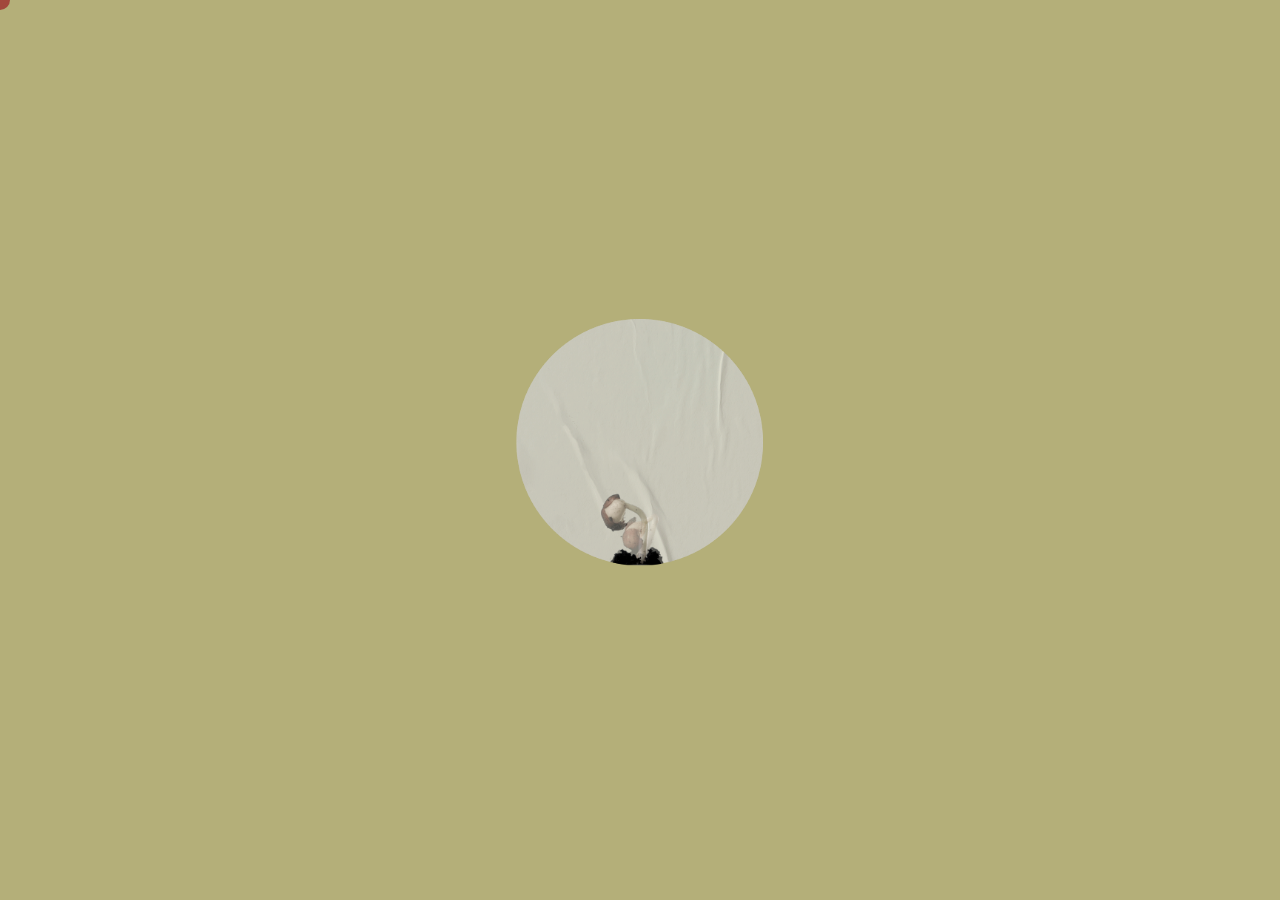
<file: index.html>
<!DOCTYPE html>
<html lang="es">
  <!-- head -->
  <head>
    <meta charset="UTF-8" />
    <meta name="viewport" content="width=device-width, initial-scale=1.0" />
    <meta http-equiv="X-UA-Compatible" content="ie=edge" />
    <title>
      Web Journey | Cómo hacer crecer una idea para que se convierta en web
    </title>

    <!-- CSS -->
    <link rel="stylesheet" href="assets/css/style.css" />

    <!-- Favicon -->
    <link
      rel="icon"
      type="image/svg"
      href="/assets/media/webjourney-favicon.svg"
    />
  </head>
  <!-- /head -->

  <!-- body -->

  <!-- header -->
  <!-- Menú de Navegación -->
  <header>
    <div class="header-wrap">
      <a href="index.html"
        ><div class="logo green-cursor">
          <p class="logo-text">liliguinot</p>
        </div></a
      >
    </div>
  </header>
  <!-- /header -->

  <body>
    <!-- Intro -->
    <div class="intro">
      <figure>
        <img
          src="assets/media/webjourney-intro-planta-1.png"
          alt="Semilla 1"
          class="intro-plant"
        />
        <img
          src="assets/media/webjourney-intro-planta-2.png"
          alt="Semilla 2"
          class="intro-plant"
        />
        <img
          src="assets/media/webjourney-intro-planta-3.png"
          alt="Semilla 3"
          class="intro-plant"
        />
        <img
          src="assets/media/webjourney-intro-planta-4.png"
          alt="Semilla 4"
          class="intro-plant"
        />
        <img
          src="assets/media/webjourney-intro-planta-5.png"
          alt="Semilla 5"
          class="intro-plant"
        />
      </figure>
    </div>
    <!-- Página de Inicio -->
    <section class="main-wrap">
      <div class="wrap home-wrap">
        <div class="home-content">
          <h1 class="color--red">Un nuevo proyecto está por brotar</h1>
          <p>
            <span class="color--red">WEB JOURNEY |</span> Descubre el proceso
            que debe seguir una idea para dejar de ser una pequeña semilla y
            convertirse un frondoso sitio web.
          </p>
        </div>
        <figure class="home-image">
          <div class="collage-circle home-circle"></div>
          <img
            src="assets/media/webjourney-Sansevieria.png"
            alt="Sansevieria"
            class="sanse"
          />
          <img
            src="assets/media/webjourney-Laptop.png"
            alt="Laptop"
            class="laptop"
          />
          <img
            src="assets/media/webjourney-Helecho.png"
            alt="Helecho"
            class="hel"
          />
          <img
            src="assets/media/webjourney-Monstera.png"
            alt="Monstera"
            class="mons"
          />
          <img
            src="assets/media/webjourney-Lechuga.png"
            alt="Lechuga"
            class="let"
          />
          <img
            src="assets/media/webjourney-Pothos.png"
            alt="Pothos"
            class="pothos"
          />
        </figure>
        <div class="home-button green-cursor">
          <form action="webjourney.html">
            <button>
              <div class="button-text button-home-text">
                ¡Que empiece la siembra!
              </div>
              <div class="button-text button-home-text">
                ¡Que empiece la siembra!
              </div>
            </button>
          </form>
        </div>
      </div>
    </section>

    <!-- footer -->
    <footer>
      <small
        >Un sitio web de Lili Guinot &copy; <span id="year"></span> | Todos los
        derechos reservados. |
        <a href="https://liliguinot.com/aviso-legal/" target="_blank"
          ><span>Legal</span></a
        >
        |
        <a href="https://liliguinot.com/politica-de-privacidad/" target="_blank"
          ><span>Privacidad</span></a
        >
      </small>
    </footer>
    <!-- /footer -->

    <!-- scripts -->
    <script src="assets/js/gsap.min.js"></script>
    <script src="assets/js/intro.js"></script>
    <script src="assets/js/cursor.js"></script>
    <script src="assets/js/logo.js"></script>
    <script>
      const year = document.getElementById("year");
      year.textContent = new Date().getFullYear();
    </script>
  </body>
  <!-- /body -->
</html>
</file>
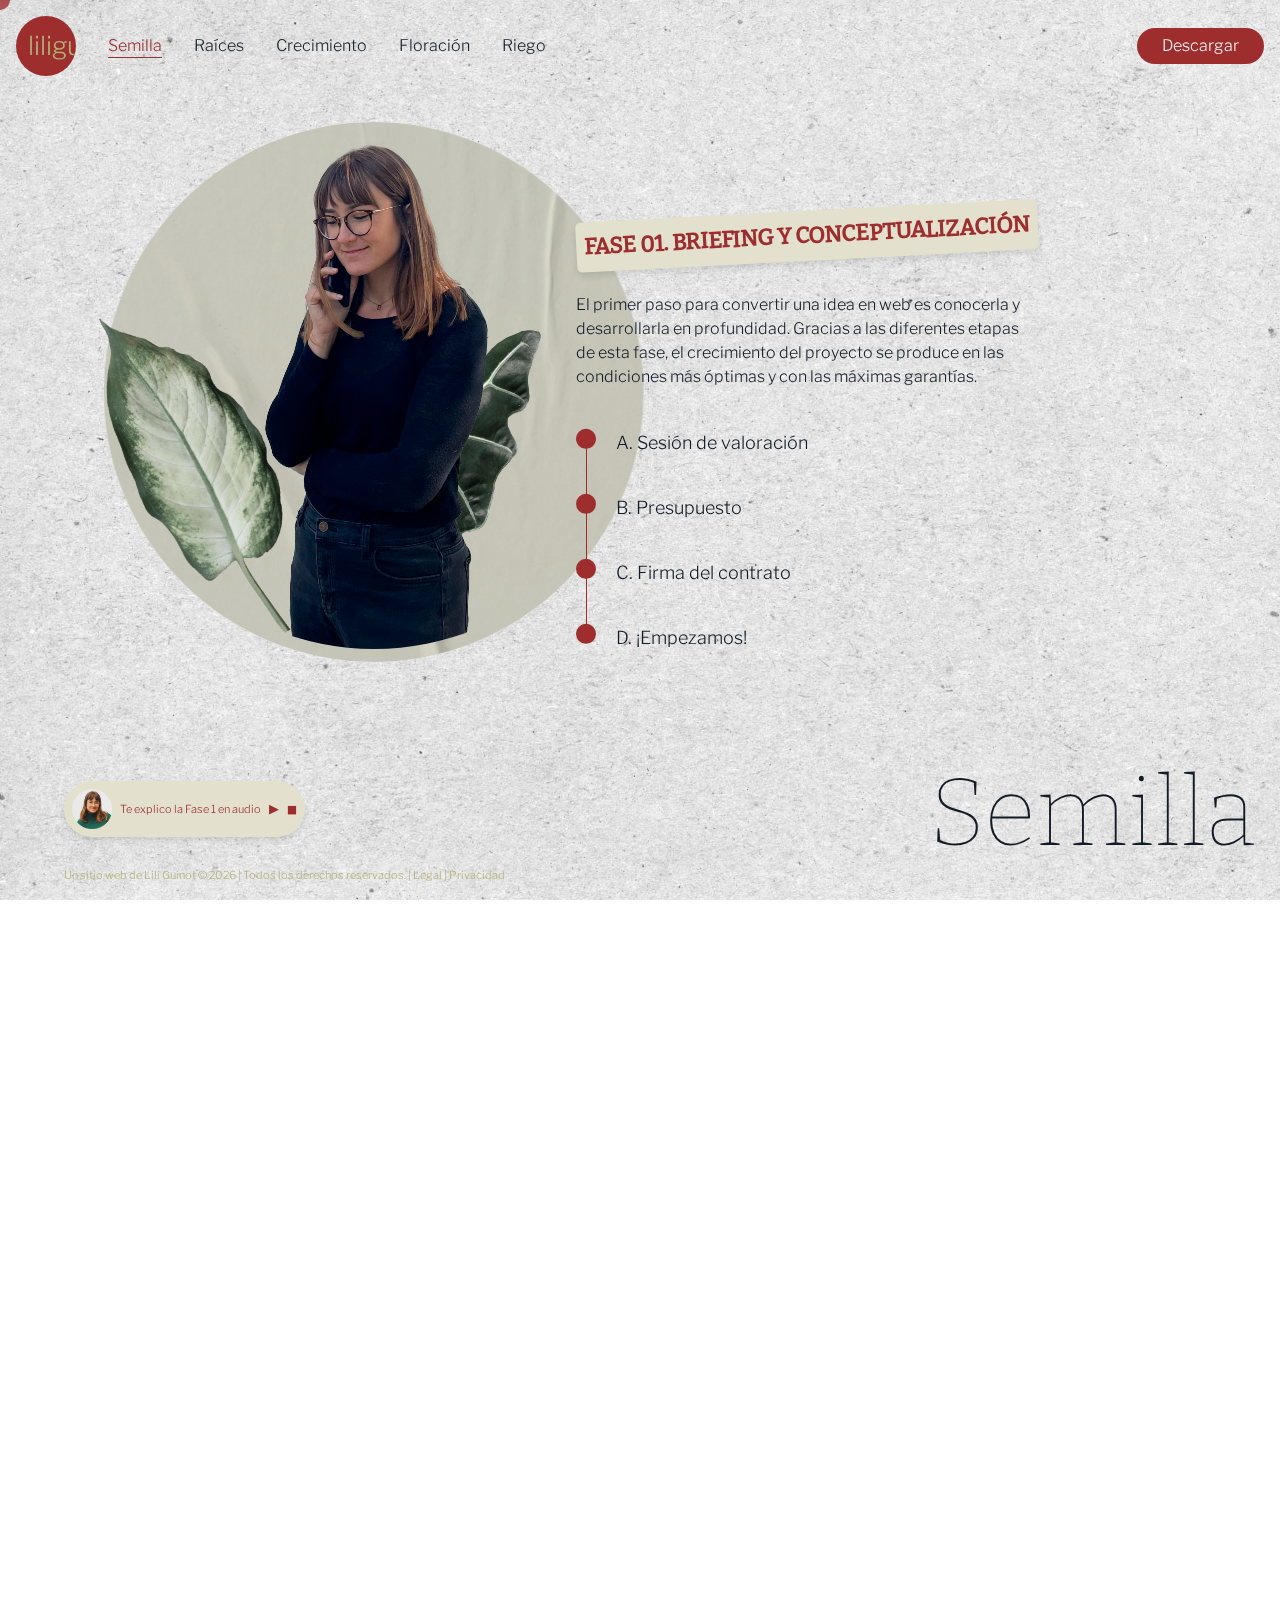
<file: webjourney.html>
<!DOCTYPE html>
<html lang="es">
  <!-- head -->
  <head>
    <meta charset="UTF-8" />
    <meta name="viewport" content="width=device-width, initial-scale=1.0" />
    <meta http-equiv="X-UA-Compatible" content="ie=edge" />
    <title>
      Web Journey | Cómo hacer crecer una idea para que se convierta en web
    </title>

    <!-- CSS -->
    <link rel="stylesheet" href="assets/css/style.css" />

    <!-- Favicon -->
    <link
      rel="icon"
      type="image/svg"
      href="/assets/media/webjourney-favicon.svg"
    />
  </head>
  <!-- /head -->

  <!-- body -->
  <body>
    <!-- header -->
    <!-- Menú de Navegación -->
    <header>
    <div class="header-wrap">
      <div class="header-inner-wrap">
      <a href="index.html"
        ><div class="logo green-cursor">
          <p class="logo-text">liliguinot</p>
        </div></a
      >
      <button class="hamburger-btn green-cursor" aria-label="Toggle menu">
        <span></span>
        <span></span>
        <span></span>
      </button>
      <nav>
        <ul>
          <li><a href="#semilla">Semilla</a></li>
          <li><a href="#raices">Raíces</a></li>
          <li><a href="#crecimiento">Crecimiento</a></li>
          <li><a href="#floracion">Floración</a></li>
          <li><a href="#riego">Riego</a></li>
        </ul>
        </nav>
      </div>
      <button class="header-button green-cursor">
        <a href="#form">
        <div class="button-text">Descargar</div>
        <div class="button-text">Descargar</div>
      </a>
    </button>
    </div>
    </header>
    <!-- /header -->
    
    <figure class="small-circle"></figure>
    <div class="scroll-wrap">
      <!-- Sección Briefing - Semilla -->
      <section id="semilla" class="main-wrap journey-wrap seed-wrap">
        <h1 class="section-title seed-title">Semilla</h1>
        <figure class="seed-image">
          <figure class="seed-circle"></figure>
          <img
            src="assets/media/webjourney-seed-plant1.png"
            alt="Planta"
            class="seed-plant seed-plant-1"
          />
          <img
            src="assets/media/webjourney-seed-plant2.png"
            alt="Planta"
            class="seed-plant seed-plant-2"
          />
          <figure class="mask-circle">
            <img
              src="assets/media/webjourney-Lili-Guinot-valoracion.png"
              alt="Lídia de Lili Guinot hablando por teléfono"
              class="working-Lili"
            />
          </figure>
        </figure>

        <div class="journey-content seed-content">
          <h2>Fase 01. Briefing y Conceptualización</h2>
          <p>
            El primer paso para convertir una idea en web es conocerla y desarrollarla en profundidad. Gracias a las diferentes etapas de esta fase, el crecimiento del proyecto se produce en las condiciones más óptimas y con las máximas garantías.
          </p>

          <!-- Timeline Subfases -->
          <div class="timeline">
            <div class="timeline-line"></div>

            <!-- Subfase 1 -->
            <article class="timeline-item">
              <figure
                class="timeline-circle green-cursor"
                data-index="1"
                data-image1="assets/media/webjourney-Lili-Guinot-valoracion.png"
              ></figure>
              <div class="timeline-content">
                <div class="timeline-title">A. Sesión de valoración</div>
                <div class="timeline-description">
                  En la primera sesión, exploramos el alcance del proyecto,
                  identificamos necesidades, y empezamos a trazar una hoja de
                  ruta.
                </div>
              </div>
            </article>

            <!-- Subfase 2 -->
            <article class="timeline-item">
              <figure
                class="timeline-circle green-cursor"
                data-index="2"
                data-image1="assets/media/webjourney-Lili-Guinot-presupuesto.png"
              ></figure>
              <div class="timeline-content">
                <div class="timeline-title">B. Presupuesto</div>
                <div class="timeline-description">
                  Tras la evaluación inicial, investigamos y preparamos un
                  presupuesto detallado. Esto asegura que los recursos estén
                  bien asignados.
                </div>
              </div>
            </article>

            <!-- Subfase 3 -->
            <article class="timeline-item">
              <figure
                class="timeline-circle green-cursor"
                data-index="3"
                data-image1="assets/media/webjourney-Lili-Guinot-contrato.png"
              ></figure>
              <div class="timeline-content">
                <div class="timeline-title">C. Firma del contrato</div>
                <div class="timeline-description">
                  El presupuesto y la propuesta se confirman con la firma del
                  contrato y el pago de la reserva. Este es el paso que asegura
                  el compromiso.
                </div>
              </div>
            </article>

            <!-- Subfase 4 -->
            <div class="timeline-item">
              <figure
                class="timeline-circle green-cursor"
                data-index="4"
                data-image1="assets/media/webjourney-Lili-Guinot-reunion.png"
              ></figure>
              <div class="timeline-content">
                <div class="timeline-title">D. ¡Empezamos!</div>
                <div class="timeline-description">
                  Tras una reunión inicial y la cumplimentación de un formulario
                  para conocer más a fondo el proyecto, empezamos a trabajar en el proyecto.
                </div>
              </div>
            </div>
          </div>
        </div>
        <div class="audio-button seed-audio green-cursor">
          <div class="avatar">
            <img src="assets/media/webjourney-lili-guinot-avatar.png" alt="Avatar" />
          </div>
          <div class="audio-info">
            <span class="audio-title">Te explico la Fase 1 en audio</span>
            <span class="play-icon play-icon-seed">▶</span>
            <span class="pause-icon pause-icon-seed" style="display: none;">⏸</span>
            <span class="stop-icon stop-icon-seed">⏹</span>
          </div>
        </div>
      </section>

      <!-- Sección Manuales y Contenido - Raíces -->
      <section
        id="raices"
        class="main-wrap journey-wrap tool-wrap"
      >
        <h1 class="section-title tool-title">Raíces</h1>

        <div class="journey-content tool-content">
          <h2>Fase 02. Manuales y Contenido</h2>

          <p class="intro-text"></p>
            La segunda fase del proceso consiste en crear y/o recopilar todos los elementos que servirán como guía o nutrirán el proyecto.
          </p>

          <!-- Slider -->
          <div class="tools-slider">
            <div class="tools-slider-wrapper">
              <!-- Slide 1 -->
              <article class="tools-slide">
                <p class="color--red">1/4</p>
                <h3>Manual de Marca</h3>
                <p>
                  Guía o documento en el que se define la identidad visual del proyecto. Suele incluir como mínimo el logotipo, la paleta de colores, las fuentes tipográficas y cómo utilizar cada elemento de la marca.
                </p>
              </article>

              <!-- Slide 2 -->
              <article class="tools-slide">
                <p class="color--red">2/4</p>
                <h3>Estudio de palabras clave</h3>
                <p>
                  Identificación y análisis de palabras o frases que los usuarios utilizan para encontrar información relacionada con la marca. Es ideal para atraer tráfico orgánico de calidad.
                </p>
              </article>

              <!-- Slide 3 -->
              <article class="tools-slide">
                <p class="color--red">3/4</p>
                <h3>Textos copywriting</h3>
                <p>
                  Redacción de los contenidos del sitio web con técnicas de persuasión para influir en la decisión del usuario, ya sea para contratar un servicio o realizar otra acción.
                </p>
              </article>

              <!-- Slide 4 -->
              <article class="tools-slide">
                <p class="color--red">4/4</p>
                <h3>Material audiovisual</h3>
                <p>
                  Realización, recopilación o compra de imágenes, vídeos o ilustraciones que
                  formarán el contenido visual del sitio web.
                </p>
              </article>
            </div>

            <button class="slider-nav prev green-cursor" aria-label="Anterior">←</button>
            <button class="slider-nav next green-cursor" aria-label="Siguiente">→</button>

            <aside class="slider-indicators"></aside>
          </div>
        </div>

        <figure class="journey-image tool-image">
          <figure class="seed-circle tool-circle"></figure>
          <img
            class="tool-plant tool-plant-1"
            src="assets/media/webjourney-tools-plant1.png"
            alt="Planta"
          />
          <img
            class="tool-plant tool-plant-2"
            src="assets/media/webjourney-tools-plant2.png"
            alt="Planta"
          />
          <img
            class="tool-img"
            src="assets/media/webjourney-tools-branding.png"
            alt="Imagen decorativa"
          />
        </figure>
        <div class="audio-button root-audio green-cursor">
          <div class="avatar">
            <img src="assets/media/webjourney-lili-guinot-avatar.png" alt="Avatar" />
          </div>
          <div class="audio-info">
            <span class="audio-title">Te explico la Fase 2 en audio</span>
            <span class="play-icon play-icon-root">▶</span>
            <span class="pause-icon pause-icon-root" style="display: none;">⏸</span>
            <span class="stop-icon stop-icon-root">⏹</span>
          </div>
        </div>
      </section>
    </div>

    <div class="scroll-wrap-2">
      <!-- Sección Estructura y Diseño Web - Crecimiento -->
      <section id="crecimiento" class="main-wrap journey-wrap design-wrap">      
        <h1 id="root-title" class="section-title root-title">Crecimiento</h1>
      
        <div class="journey-content root-content">
          <h2 id="root-subtitle">Fase 03/A. Estrutura Web</h2>
          <p id="root-description">
            En la tercera fase trabajamos en el diseño del sitio web. El primer paso es estructurar la información y el flujo de navegación a través de esquemas en blanco y negro, llamados de forma técnica "wireframes", que sirven como esqueleto del proyecto, para identificar todas las secciones y contenido que lo formarán. Haz clic en la regadera para descubrir la segunda parte de esta fase.
          </p>
        </div>
      
        <figure class="root-image">
          <div class="toggle-wrap">
            <label class="switch">
              <input type="checkbox" id="toggle-hotspots">
              <span class="slider"></span>
            </label>
            <span class="toggle-label">Notas para diseñadores</span>
          </div>
          <img class="root-lap" src="assets/media/webjourney-wireframes-mockup.png" alt="Ordenador portátil con Wireframes" />
          <img class="young-plant young-plant-1" src="assets/media/webjourney-hoja-joven-1.png" alt="Planta joven" />
          <img class="young-plant young-plant-2" src="assets/media/webjourney-hoja-joven-2.png" alt="Planta joven" />
          
          <div class="hotspots-container">
            <div class="hotspot hotspot-1">
              <div class="tip-dot"></div>
              <div class="tip-wrap">
              <p class="tip-content">Diseña el favicon para la pestaña del navegador.</p>
            </div></div>
            <div class="hotspot hotspot-2">
              <div class="tip-dot"></div>
              <div class="tip-wrap">
              <p class="tip-content">Incluye páginas legales (aviso legal, privacidad, términos de uso).</p>
            </div></div>
            <div class="hotspot hotspot-3">
              <div class="tip-dot"></div>
              <div class="tip-wrap">
              <p class="tip-content">Prepara la página 404.</p>
            </div></div>
            <div class="hotspot hotspot-4">
              <div class="tip-dot"></div>
              <div class="tip-wrap">
              <p class="tip-content">Empieza a gestionar el entorno de desarrollo o la compra del dominio y hosting si se desarrollará en producción.</p>
            </div></div>
            <div class="hotspot hotspot-5">
              <div class="tip-dot"></div>
              <div class="tip-wrap">
              <p class="tip-content">Define el diseño responsive para todos los dispositivos.</p>
            </div></div>
            <div class="hotspot hotspot-6">
              <div class="tip-dot"></div>
              <div class="tip-wrap">
              <p class="tip-content">Configura los estados de los botones (normal, hover, activo, deshabilitado).</p>
            </div></div>
            <div class="hotspot hotspot-7">
              <div class="tip-dot"></div>
              <div class="tip-wrap">
              <p class="tip-content">Define el estilo de enlaces y verifica que sean consistentes.</p>
            </div></div>
            <div class="hotspot hotspot-8">
              <div class="tip-dot"></div>
              <div class="tip-wrap">
              <p class="tip-content">Revisa el tamaño de imágenes y gráficos para optimizar la carga.</p>
            </div></div>
            <div class="hotspot hotspot-9">
              <div class="tip-dot"></div>
              <div class="tip-wrap">
              <p class="tip-content">Prepara una estructura de encabezados (H1, H2, etc.) clara y lógica.</p>
            </div></div>
            <div class="hotspot hotspot-10">
              <div class="tip-dot"></div>
              <div class="tip-wrap">
              <p class="tip-content">Incorpora microinteracciones (transiciones, hover) donde agreguen valor.</p>
            </div></div>
          </div>
      
          <div class="regadera-wrap">
            <img class="regadera" src="assets/media/webjourney-regadera.png" alt="Regadera" id="regadera-trigger" />
          </div>
        </figure>
        <div class="audio-button design-audio green-cursor">
          <div class="avatar">
            <img src="assets/media/webjourney-lili-guinot-avatar.png" alt="Avatar" />
          </div>
          <div class="audio-info">
            <span class="audio-title">Te explico la Fase 3 en audio</span>
            <span class="play-icon play-icon-design">▶</span>
            <span class="pause-icon pause-icon-design" style="display: none;">⏸</span>
            <span class="stop-icon stop-icon-design">⏹</span>
          </div>
        </div>
      </section>

<!-- Sección Desarrollo Web - Floración -->
<section id="floracion-video" class="video-wrap">
    <iframe id="loom-video" src="https://www.loom.com/embed/6523d821348f440fae042501eaa05db8?sid=23873f77-09b9-44e2-b8bd-d7734ec29637"></iframe>
</section>

<div id="overlay"></div>

<section id="floracion" class="main-wrap journey-wrap web-wrap green-bg">
  <h1 class="section-title web-title">Floración</h1>

  <div class="journey-content web-content">
    <h2>Fase 04. Desarrollo Web</h2>
    <p>
      En la fase de Desarrollo, cada elemento de la web cobra vida y se construye con mimo para recibir a los visitantes. Hay muchas herramientas y lenguajes con las que se
      puede desarrollar un sitio web. En Lili Guinot, utilizamos WordPress y
      Elementor Pro para construir sitios atractivos y autogestionables.
    </p>
    <a href="#" id="mostrar-video" class="link"><p>Así desarrollamos en Lili Guinot</p>&nbsp;<span>&#9654;</span></a>
    <p class="color--white hide mensaje-error">Para evitar que la web deje de funcionar, es importante renovar siempre los servicios de dominio y hosting a tiempo y llevar un mantenimiento periódico del sitio web. Haz clic en la regadera para pasar a la última fase.</p>
  </div>

  <figure class="web-image">
    <img
      class="web-lap"
      src="assets/media/webjourney-diseno-mockup.png"
      alt="Ordenador portátil con un Diseño Web"
    />
    <img
      class="young-plant young-plant-1 old-plant-1"
      src="assets/media/webjourney-hoja-vieja-1.png"
      alt="Planta crecida"
    />
    <img
      class="young-plant young-plant-1 old-plant-1 flor flor-1"
      src="assets/media/webjourney-flor.png"
      alt="For"
    />
    <img
      class="young-plant young-plant-2 old-plant-2"
      src="assets/media/webjourney-hoja-vieja-2.png"
      alt="Planta crecida"
    />
    <img
      class="young-plant young-plant-1 old-plant-1 flor flor-2"
      src="assets/media/webjourney-flor.png"
      alt="flor"
    />
  </figure>
  
  <div class="watch-wrap">
    <img class="watch" src="assets/media/webjourney-timer.png" alt="Reloj" id="watch-trigger" />
  </div>
  
  <div class="regadera-wrap-2 hide">
    <img class="regadera" src="assets/media/webjourney-regadera.png" alt="Regadera" id="regadera-trigger-2"/>
  </div>
  <div class="testimonios">
    <div class="testimonial-wrap test-1">
      <img src="assets/media/webjourney-test-1.png" alt="Retrato de una mujer">
      <p>¡Enhorabuena por esta web impecable! Cada detalle refleja tu visión y personalidad. Es un espacio que invita a explorar y conectar.</p>
    </div>
    <div class="testimonial-wrap test-2">
      <img src="assets/media/webjourney-test-2.png" alt="Retrato de un hombre">
      <p>¡Felicidades por hacer realidad tu proyecto! Has creado un sitio web que combina funcionalidad y belleza, ¡una verdadera obra de arte digital!</p>
    </div>
    <div class="testimonial-wrap test-3">
      <img src="assets/media/webjourney-test-3.png" alt="Retrato de una mujer">
      <p>¡Bravo por el lanzamiento! El resultado es increíble: tu web tiene vida propia y está lista para destacar y atraer a tu audiencia.</p>
    </div>
  </div>
  <div class="audio-button web-audio green-cursor">
    <div class="avatar">
      <img src="assets/media/webjourney-lili-guinot-avatar.png" alt="Avatar" />
    </div>
    <div class="audio-info">
      <span class="audio-title">Te explico la Fase 4 en audio</span>
      <span class="play-icon play-icon-web">▶</span>
      <span class="pause-icon pause-icon-web" style="display: none;">⏸</span>
      <span class="stop-icon stop-icon-web">⏹</span>
    </div>
  </div>
</section>
  </div>
  <div class="scroll-wrap-3">

<!-- Sección Mantenimiento Web - Riego -->
<section id="riego" class="main-wrap journey-wrap water-wrap">
  <h1 class="section-title water-title">Riego</h1>

  <div class="journey-content water-content">
    <h2>Fase 05. Mantenimiento Web</h2>
    <p>
      Una vez tu sitio está en funcionamiento, es crucial mantenerlo en
      óptimas condiciones y seguir regándolo cada cierto tiempo. Mientras que en sitios estáticos el mantenimiento
      mensual o trimestral puede ser suficiente, en webs con contenido
      dinámico y acceso por parte de distintos usuarios, se recomienda un
      mantenimiento semanal.
    </p>
  </div>

  <figure class="web-image">
    <img
      class="water-lap"
      src="assets/media/webjourney-mantenimiento-1.png"
      alt="Ordenador portátil con capturas de pantalla de la fase de Mantenimiento Web"
    />
    <img
      class="young-plant young-plant-1 old-plant-1"
      src="assets/media/webjourney-hoja-vieja-1.png"
      alt="Planta"
    />
    <img
      class="young-plant young-plant-2 old-plant-2"
      src="assets/media/webjourney-hoja-vieja-2.png"
      alt="Planta"
    />
  </figure>

  <aside class="tasks">
    <h4>Haz clic en cada checkbox para completar todas las tareas de mantenimiento:</h4>
    <ul>
      <li><input type="checkbox" /> Backup inicial</li>
      <li><input type="checkbox" /> Actualización de plugins</li>
      <li><input type="checkbox" /> Actualización de temas</li>
      <li>
        <input type="checkbox" /> Actualización de versión de WordPress
      </li>
      <li><input type="checkbox" /> Comprobación de enlaces rotos</li>
      <li><input type="checkbox" /> Testeo de formularios</li>
      <li><input type="checkbox" /> Vaciado de caché</li>
      <li><input type="checkbox" /> Comprobación indexación del sitio</li>
      <li><input type="checkbox" /> Backup final</li>
    </ul>
  </aside>
  <div class="audio-button water-audio green-cursor">
    <div class="avatar">
      <img src="assets/media/webjourney-lili-guinot-avatar.png" alt="Avatar" />
    </div>
    <div class="audio-info">
      <span class="audio-title">Te explico la Fase 5 en audio</span>
      <span class="play-icon play-icon-water">▶</span>
      <span class="pause-icon pause-icon-water" style="display: none;">⏸</span>
      <span class="stop-icon stop-icon-water">⏹</span>
    </div>
  </div>
</section>
</div>

<!-- Sección Formulario - Lead Magnet -->
<section id="form" class="main-wrap journey-wrap form-wrap">
  <figure class="journey-image">
      <figure class="collage-circle green-circle big-circle"></figure>
    </figure>

  <div class="form-inner-wrap">
    <h3>¿Quieres descargar toda esta información?</h3>
    <h4>Web Journey Info</h4>
    <form action="#" method="POST">
      <div class="form-row">
        <div class="form-field">
          <label for="nombre">Nombre:</label>
          <input type="text" id="nombre" name="nombre" required />
        </div>
    
        <div class="form-field">
          <label for="apellidos">Apellidos:</label>
          <input type="text" id="apellidos" name="apellidos" required />
        </div>
      </div>
        <div class="form-field">
          <label for="email">Email:</label>
          <input type="email" id="email" name="email" required />
        </div>
        <div class="checkbox-group">
          <input type="checkbox" id="terms" name="terms" required />
          <label class="terms" for="terms">Acepto los Términos y Condiciones</label>
        </div>
      </div>
      <button type="submit" class="green-cursor"><div class="button-text">Descargar</div>
        <div class="button-text">Descargar</div></button>
    </form>

    <figure class="form-image">
      <div class="form-plant sanse-wrap">
        <img
          src="assets/media/webjourney-Sansevieria.png"
          alt="Sansevieria"
          class="form-sanse"
        />
      </div>
      <div class="form-plant hel-wrap"><img
        src="assets/media/webjourney-Helecho.png"
        alt="Helecho"
        class="form-hel"
      /></div>
      </div>
      <div class="form-plant pothos-wrap">
        <img
        src="assets/media/webjourney-Pothos.png"
        alt="Pothos"
        class="form-pothos"
      />
      </div>
      <div class="form-plant pothos2-wrap">
        <img
        src="assets/media/webjourney-Pothos.png"
        alt="Pothos"
        class="form-pothos2"
      />
      </div>
      <div class="form-plant vieja-wrap">
        <img
        src="assets/media/webjourney-hoja-vieja-1.png"
        alt="Planta"
        class="form-vieja"
      />
      </div>
      
    </figure>
  </div>
</section>

    <!-- footer -->
    <footer>
      <small
        >Un sitio web de Lili Guinot &copy; <span id="year"></span> | Todos los
        derechos reservados. |
        <a href="https://liliguinot.com/aviso-legal/" target="_blank"
          ><span>Legal</span></a
        >
        |
        <a href="https://liliguinot.com/politica-de-privacidad/" target="_blank"
          ><span>Privacidad</span></a
        >
      </small>
    </footer>
    <!-- /footer -->

    <!-- scripts -->
    <script src="assets/js/gsap.min.js"></script>
    <script src="assets/js/ScrollTrigger.min.js"></script>
    <script src="assets/js/scroll.js"></script>
    <script src="assets/js/seed-timeline.js"></script>
    <script src="assets/js/tools-slider.js"></script>
    <script src="assets/js/click.js"></script>
    <script src="assets/js/autoplay.js"></script>
    <script src="assets/js/fadein.js"></script>
    <script src="assets/js/mantenimiento.js"></script>
    <script src="assets/js/form-circle.js"></script>
    <script src="assets/js/cursor.js"></script>
    <script src="assets/js/logo.js"></script>
    <script src="assets/js/menu.js"></script>
    <script src="assets/js/hotspot.js"></script>
    <script src="assets/js/audios.js"></script>
    <script>
      const year = document.getElementById("year");
      year.textContent = new Date().getFullYear();
    </script>

    <!-- /scripts -->
  </body>
  <!-- /body -->
</html>
</file>
<file: assets/css/style.css>
@import url(normalize.css);

@import url(fonts.css);

@import url(variables.css);

@import url(header.css);

@import url(main.css);

@import url(home.css);

@import url(journey.css);

@import url(footer.css);
</file>
